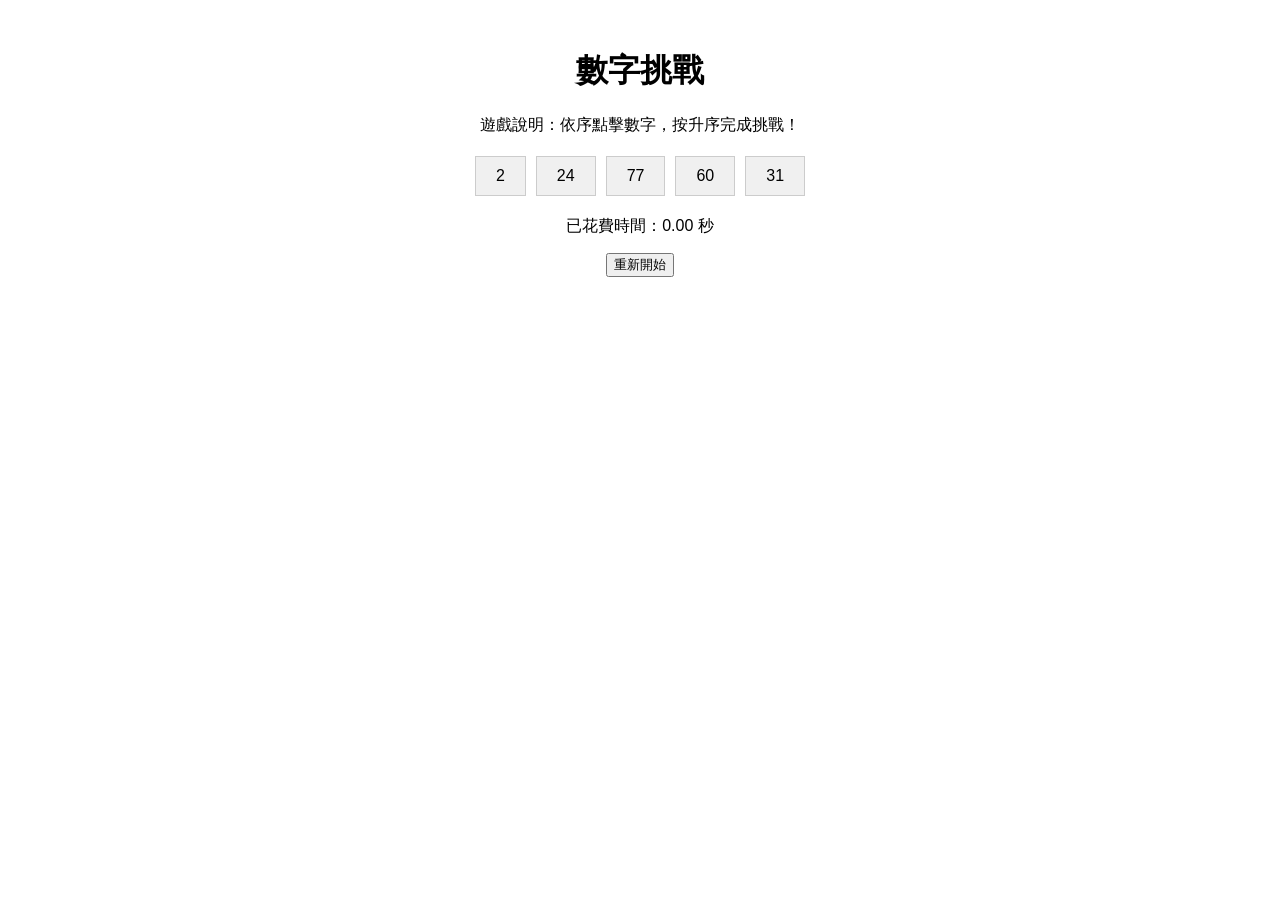
<file: assets/games/1/index.html>
<!DOCTYPE html>
<html lang="en">
  <head>
    <meta charset="UTF-8" />
    <meta name="viewport" content="width=device-width, initial-scale=1.0" />
    <title>數字挑戰</title>
    <style>
      body {
        font-family: Arial, sans-serif;
        text-align: center;
        padding: 20px;
      }
      #numbers {
        margin: 20px auto;
        display: flex;
        justify-content: center;
        gap: 10px;
        flex-wrap: wrap;
      }
      .number {
        padding: 10px 20px;
        background-color: #f0f0f0;
        border: 1px solid #ccc;
        cursor: pointer;
        user-select: none;
        position: relative;
      }
      .number.clicked {
        background-color: #d0e0fd;
        border-color: #a0c1fd;
      }
      .badge {
        position: absolute;
        top: -5px;
        right: -5px;
        background-color: #007bff;
        color: white;
        border-radius: 50%;
        width: 20px;
        height: 20px;
        display: flex;
        justify-content: center;
        align-items: center;
        font-size: 12px;
        box-shadow: 0 0 2px rgba(0, 0, 0, 0.5);
      }
    </style>
  </head>
  <body>
    <h1>數字挑戰</h1>
    <p>遊戲說明：依序點擊數字，按升序完成挑戰！</p>
    <div id="numbers"></div>
    <p id="result"></p>
    <p>已花費時間：<span id="time-spent">0.00</span> 秒</p>
    <button id="reset">重新開始</button>
    <script>
      const numbersContainer = document.getElementById("numbers");
      const resultDisplay = document.getElementById("result");
      const resetButton = document.getElementById("reset");
      let timerInterval;
      let startTime;
      let clickedNumbers = [];

      function startTimer() {
        startTime = new Date().getTime();
        timerInterval = setInterval(() => {
          const currentTime = new Date().getTime();
          const timeSpent = ((currentTime - startTime) / 1000).toFixed(2);
          document.getElementById("time-spent").textContent = timeSpent;
        }, 100);
      }

      function stopTimer() {
        clearInterval(timerInterval);
        timerInterval = null;
      }

      function resetGame() {
        stopTimer();
        document.getElementById("time-spent").textContent = "0.00";
        numbersContainer.innerHTML = "";
        resultDisplay.textContent = "";
        clickedNumbers = [];

        const numbers = Array.from({ length: 5 }, () =>
          Math.floor(Math.random() * 100)
        );

        function updateBadge(div) {
          const badge = document.createElement("div");
          badge.className = "badge";
          badge.textContent = clickedNumbers.length;
          div.appendChild(badge);
        }

        numbers.forEach((num) => {
          const div = document.createElement("div");
          div.className = "number";
          div.textContent = num;
          div.onclick = () => {
            if (!timerInterval) {
              startTimer();
            }
            if (clickedNumbers.includes(num)) {
              return;
            }
            clickedNumbers.push(num);
            div.classList.add("clicked");
            updateBadge(div);
            checkOrder();
          };
          numbersContainer.appendChild(div);
        });
      }

      function sendResultToParent(result, timeTaken) {
        if (window.opener) {
          window.opener.receiveGameResult({
            game: "數字挑戰",
            data: {
              result: result,
              time: timeTaken,
            },
          });
          window.close()
        } else {
          console.warn("無法傳送結果，請確認是否由主頁面開啟");
        }
      }

      function checkOrder() {
        const sortedNumbers = [...clickedNumbers].sort((a, b) => a - b);
        if (clickedNumbers.join() === sortedNumbers.join()) {
          if (clickedNumbers.length === numbersContainer.children.length) {
            stopTimer();
            const timeTaken = document.getElementById("time-spent").textContent;
            resultDisplay.textContent = `挑戰成功！花費時間：${timeTaken} 秒`;
            if(confirm('是否要重新開始')){
              resetGame();
            }else{
              sendResultToParent("完成", timeTaken);
            }
          }
        } else {
          resultDisplay.textContent = "挑戰失敗，請重新嘗試！";
          stopTimer();
          disableInteraction();
          resetButton.textContent = "重新開始";
          clickedNumbers = [];
          const timeTaken = document.getElementById("time-spent").textContent;
          if(confirm('是否要重新開始')){
            resetGame();
          }else{
            sendResultToParent("失敗", timeTaken);
          }
        }
      }

      function disableInteraction() {
        numbersContainer.childNodes.forEach((block) => {
          block.style.pointerEvents = "none";
        });
      }

      resetButton.onclick = resetGame;

      resetGame();
    </script>
  </body>
</html>
</file>
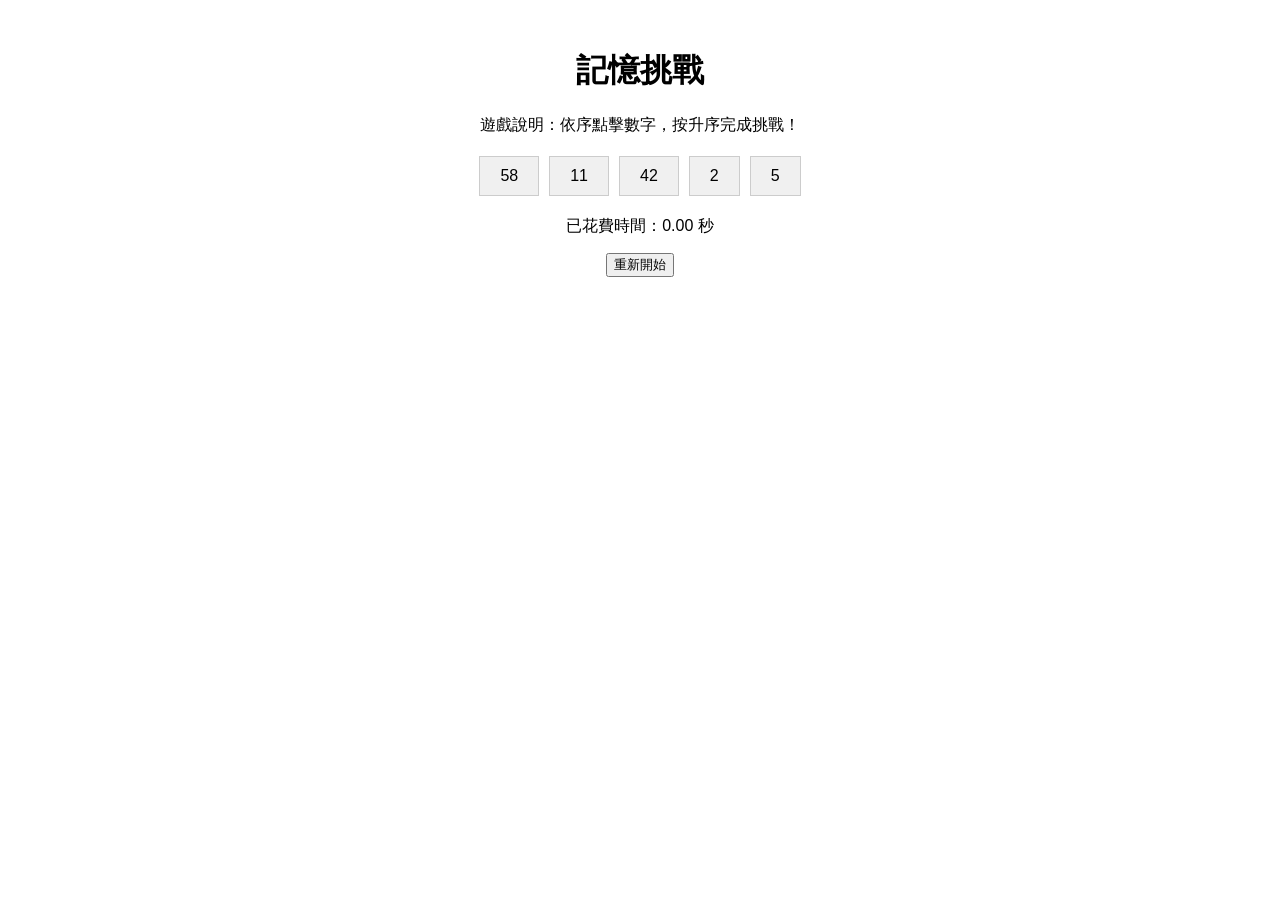
<file: assets/games/2/index.html>
<!DOCTYPE html>
<html lang="en">
  <head>
    <meta charset="UTF-8" />
    <meta name="viewport" content="width=device-width, initial-scale=1.0" />
    <title>記憶挑戰</title>
    <style>
      body {
        font-family: Arial, sans-serif;
        text-align: center;
        padding: 20px;
      }
      #numbers {
        margin: 20px auto;
        display: flex;
        justify-content: center;
        gap: 10px;
        flex-wrap: wrap;
      }
      .number {
        padding: 10px 20px;
        background-color: #f0f0f0;
        border: 1px solid #ccc;
        cursor: pointer;
        user-select: none;
        position: relative;
      }
      .number.clicked {
        background-color: #d0e0fd;
        border-color: #a0c1fd;
      }
      .badge {
        position: absolute;
        top: -5px;
        right: -5px;
        background-color: #007bff;
        color: white;
        border-radius: 50%;
        width: 20px;
        height: 20px;
        display: flex;
        justify-content: center;
        align-items: center;
        font-size: 12px;
        box-shadow: 0 0 2px rgba(0, 0, 0, 0.5);
      }
    </style>
  </head>
  <body>
    <h1>記憶挑戰</h1>
    <p>遊戲說明：依序點擊數字，按升序完成挑戰！</p>
    <div id="numbers"></div>
    <p id="result"></p>
    <p>已花費時間：<span id="time-spent">0.00</span> 秒</p>
    <button id="reset">重新開始</button>
    <script>
      const numbersContainer = document.getElementById("numbers");
      const resultDisplay = document.getElementById("result");
      const resetButton = document.getElementById("reset");
      let timerInterval;
      let startTime;
      let clickedNumbers = [];

      function startTimer() {
        startTime = new Date().getTime();
        timerInterval = setInterval(() => {
          const currentTime = new Date().getTime();
          const timeSpent = ((currentTime - startTime) / 1000).toFixed(2);
          document.getElementById("time-spent").textContent = timeSpent;
        }, 100);
      }

      function stopTimer() {
        clearInterval(timerInterval);
        timerInterval = null;
      }

      function resetGame() {
        stopTimer();
        document.getElementById("time-spent").textContent = "0.00";
        numbersContainer.innerHTML = "";
        resultDisplay.textContent = "";
        clickedNumbers = [];

        const numbers = Array.from({ length: 5 }, () =>
          Math.floor(Math.random() * 100)
        );

        function updateBadge(div) {
          const badge = document.createElement("div");
          badge.className = "badge";
          badge.textContent = clickedNumbers.length;
          div.appendChild(badge);
        }

        numbers.forEach((num) => {
          const div = document.createElement("div");
          div.className = "number";
          div.textContent = num;
          div.onclick = () => {
            if (!timerInterval) {
              startTimer();
            }
            if (clickedNumbers.includes(num)) {
              return;
            }
            clickedNumbers.push(num);
            div.classList.add("clicked");
            updateBadge(div);
            checkOrder();
          };
          numbersContainer.appendChild(div);
        });
      }

      function sendResultToParent(result, timeTaken) {

        if (window.opener) {
          window.opener.receiveGameResult({
            game: "記憶挑戰",
            data: {
              result: result,
              time: timeTaken,
            },
          });
          window.close()
        } else {
          console.warn("無法傳送結果，請確認是否由主頁面開啟");
        }
      }

      function checkOrder() {
        const sortedNumbers = [...clickedNumbers].sort((a, b) => a - b);
        if (clickedNumbers.join() === sortedNumbers.join()) {
          if (clickedNumbers.length === numbersContainer.children.length) {
            stopTimer();
            const timeTaken = document.getElementById("time-spent").textContent;
            resultDisplay.textContent = `挑戰成功！花費時間：${timeTaken} 秒`;
            sendResultToParent("完成", timeTaken);
          }
        } else {
          resultDisplay.textContent = "挑戰失敗，請重新嘗試！";
          stopTimer();
          disableInteraction();
          resetButton.textContent = "重新開始";
          clickedNumbers = [];
          const timeTaken = document.getElementById("time-spent").textContent;
          sendResultToParent("失敗", timeTaken);
        }
      }

      function disableInteraction() {
        numbersContainer.childNodes.forEach((block) => {
          block.style.pointerEvents = "none";
        });
      }

      resetButton.onclick = resetGame;

      resetGame();
    </script>
  </body>
</html>
</file>
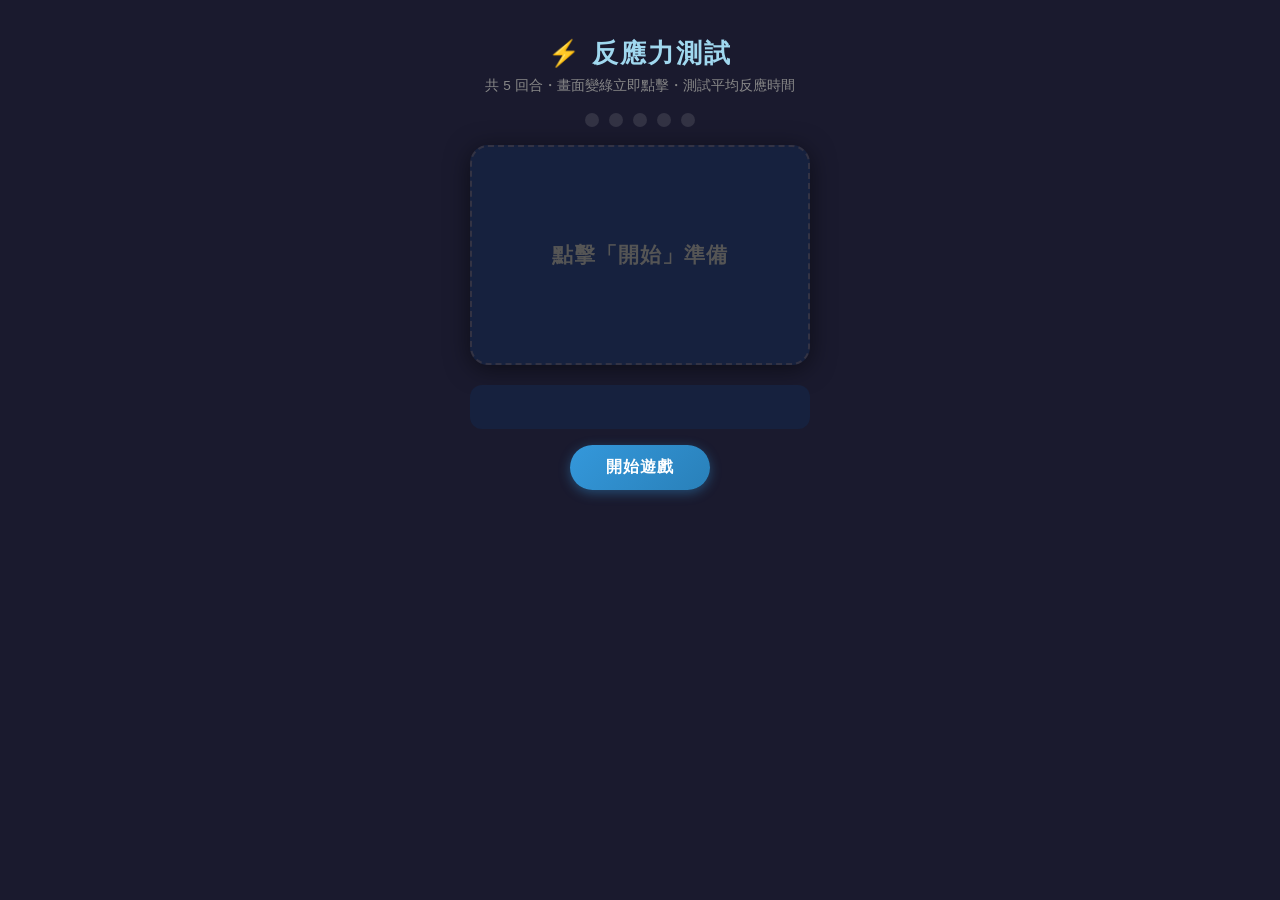
<file: assets/games/3/index.html>
<!DOCTYPE html>
<html lang="zh-Hant">
<head>
  <meta charset="UTF-8" />
  <meta name="viewport" content="width=device-width, initial-scale=1.0" />
  <title>反應力測試</title>
  <style>
    * { box-sizing: border-box; margin: 0; padding: 0; }

    body {
      font-family: 'Segoe UI', Arial, sans-serif;
      background: #1a1a2e;
      color: #eee;
      display: flex;
      flex-direction: column;
      align-items: center;
      min-height: 100vh;
      padding: 20px;
    }

    h1 {
      margin: 16px 0 6px;
      font-size: 1.6rem;
      letter-spacing: 2px;
      color: #a0d8ef;
    }
    .desc { color: #888; font-size: .85rem; margin-bottom: 18px; }

    /* 反應區 */
    #arena {
      width: 340px;
      height: 220px;
      border-radius: 18px;
      display: flex;
      flex-direction: column;
      align-items: center;
      justify-content: center;
      cursor: pointer;
      user-select: none;
      transition: background .15s;
      font-size: 1.3rem;
      font-weight: 700;
      letter-spacing: 1px;
      box-shadow: 0 4px 24px rgba(0,0,0,.5);
      margin-bottom: 20px;
    }
    #arena.waiting  { background: #16213e; color: #555; border: 2px dashed #334; }
    #arena.ready    { background: #e74c3c; color: #fff; animation: pulse .4s infinite alternate; }
    #arena.go       { background: #27ae60; color: #fff; }
    #arena.toosoon  { background: #e67e22; color: #fff; }
    #arena.done     { background: #2c3e50; color: #a0d8ef; cursor: default; }

    @keyframes pulse { from { opacity:.85; } to { opacity:1; } }

    /* 進度圓點 */
    .dots {
      display: flex; gap: 10px; margin-bottom: 18px;
    }
    .dot {
      width: 14px; height: 14px; border-radius: 50%;
      background: #334;
      transition: background .3s;
    }
    .dot.done-ok   { background: #27ae60; }
    .dot.done-fail { background: #e74c3c; }
    .dot.active    { background: #f1c40f; box-shadow: 0 0 6px #f1c40f; }

    /* 成績列表 */
    #results-list {
      width: 340px;
      background: #16213e;
      border-radius: 12px;
      padding: 14px 18px;
      margin-bottom: 16px;
      min-height: 44px;
    }
    .result-row {
      display: flex;
      justify-content: space-between;
      padding: 4px 0;
      border-bottom: 1px solid #223;
      font-size: .9rem;
    }
    .result-row:last-child { border-bottom: none; }
    .result-row .lbl { color: #888; }
    .result-row .val { color: #a0d8ef; font-weight: 700; }
    .result-row .val.fail { color: #e74c3c; }

    #avg-block {
      width: 340px;
      background: #16213e;
      border-radius: 12px;
      padding: 12px 18px;
      margin-bottom: 18px;
      display: none;
      text-align: center;
    }
    #avg-block .avg-label { color: #888; font-size: .85rem; }
    #avg-block .avg-val   { font-size: 2rem; font-weight: 800; color: #2ecc71; margin: 4px 0; }
    #avg-block .avg-rank  { font-size: .85rem; color: #f1c40f; }

    #btn-start {
      padding: 12px 36px;
      background: linear-gradient(135deg,#3498db,#2980b9);
      color: #fff;
      border: none;
      border-radius: 30px;
      font-size: 1rem;
      font-weight: 700;
      cursor: pointer;
      letter-spacing: 1px;
      box-shadow: 0 3px 12px rgba(52,152,219,.4);
      transition: transform .15s, box-shadow .15s;
    }
    #btn-start:hover { transform: translateY(-2px); box-shadow: 0 5px 18px rgba(52,152,219,.5); }
    #btn-start:disabled { background: #334; color: #556; cursor: default; transform: none; box-shadow: none; }
  </style>
</head>
<body>

<h1>⚡ 反應力測試</h1>
<p class="desc">共 5 回合・畫面變綠立即點擊・測試平均反應時間</p>

<div class="dots" id="dots"></div>

<div id="arena" class="waiting">點擊「開始」準備</div>

<div id="results-list"></div>
<div id="avg-block">
  <div class="avg-label">平均反應時間</div>
  <div class="avg-val" id="avg-val">—</div>
  <div class="avg-rank" id="avg-rank"></div>
</div>

<button id="btn-start">開始遊戲</button>

<script>
  const ROUNDS = 5;
  const arena      = document.getElementById('arena');
  const dotsEl     = document.getElementById('dots');
  const resultList = document.getElementById('results-list');
  const avgBlock   = document.getElementById('avg-block');
  const avgValEl   = document.getElementById('avg-val');
  const avgRankEl  = document.getElementById('avg-rank');
  const btnStart   = document.getElementById('btn-start');

  let round = 0, times = [], waitTimer = null, goTime = null, state = 'idle';

  // 建立進度點
  function buildDots() {
    dotsEl.innerHTML = '';
    for (let i = 0; i < ROUNDS; i++) {
      const d = document.createElement('div');
      d.className = 'dot';
      d.id = `dot-${i}`;
      dotsEl.appendChild(d);
    }
  }

  function setDot(i, cls) {
    const d = document.getElementById(`dot-${i}`);
    if (d) d.className = `dot ${cls}`;
  }

  function addResultRow(round, ms, failed) {
    const row = document.createElement('div');
    row.className = 'result-row';
    row.innerHTML = `<span class="lbl">第 ${round} 回合</span>
      <span class="val ${failed ? 'fail' : ''}">${failed ? '太早點擊！' : ms + ' ms'}</span>`;
    resultList.appendChild(row);
  }

  function rankMsg(avg) {
    if (avg < 180) return '🏆 超人反應！頂尖電競等級';
    if (avg < 230) return '🥇 優秀！超越大多數玩家';
    if (avg < 300) return '🥈 良好・一般人的水準';
    if (avg < 400) return '🥉 普通・多練習就能進步';
    return '💪 繼續加油！';
  }

  function sendResultToParent(result, score) {
    if (window.opener) {
      window.opener.receiveGameResult({
        game: '反應力測試',
        data: { result, score }
      });
      window.close();
    } else {
      console.warn('無法傳送結果，請確認是否由主頁面開啟');
    }
  }

  function startRound() {
    if (round >= ROUNDS) { showFinal(); return; }
    state = 'waiting';
    setDot(round, 'active');
    arena.className = 'ready';
    arena.textContent = '⚠️ 等待…不要太早點！';

    const delay = 1500 + Math.random() * 2500;
    waitTimer = setTimeout(() => {
      state = 'go';
      arena.className = 'go';
      arena.textContent = '🟢 點！！！';
      goTime = performance.now();
    }, delay);
  }

  arena.addEventListener('click', () => {
    if (state === 'idle') return;

    if (state === 'waiting') {
      // 太早
      clearTimeout(waitTimer);
      arena.className = 'toosoon';
      arena.textContent = '😬 太早了！';
      setDot(round, 'done-fail');
      addResultRow(round + 1, 0, true);
      times.push(null);
      round++;
      state = 'idle';
      setTimeout(startRound, 1200);
      return;
    }

    if (state === 'go') {
      const ms = Math.round(performance.now() - goTime);
      times.push(ms);
      setDot(round, 'done-ok');
      addResultRow(round + 1, ms, false);
      arena.className = 'waiting';
      arena.textContent = `✅ ${ms} ms！`;
      round++;
      state = 'idle';
      setTimeout(startRound, 900);
    }
  });

  function showFinal() {
    state = 'done';
    const valid = times.filter(t => t !== null);
    arena.className = 'done';
    if (valid.length === 0) {
      arena.textContent = '所有回合皆失敗 😅';
      avgBlock.style.display = 'block';
      avgValEl.textContent = '—';
      avgRankEl.textContent = '請再試一次！';
      sendResultToParent('失敗', '—');
    } else {
      const avg = Math.round(valid.reduce((a, b) => a + b, 0) / valid.length);
      arena.textContent = `完成！平均 ${avg} ms`;
      avgBlock.style.display = 'block';
      avgValEl.textContent = avg + ' ms';
      avgRankEl.textContent = rankMsg(avg);
      sendResultToParent('完成', avg + ' ms');
    }
    btnStart.textContent = '再玩一次';
    btnStart.disabled = false;
  }

  btnStart.addEventListener('click', () => {
    round = 0; times = []; state = 'idle';
    resultList.innerHTML = '';
    avgBlock.style.display = 'none';
    arena.className = 'waiting';
    arena.textContent = '準備好了嗎…';
    btnStart.disabled = true;
    buildDots();
    setTimeout(startRound, 800);
  });

  buildDots();
</script>
</body>
</html>
</file>
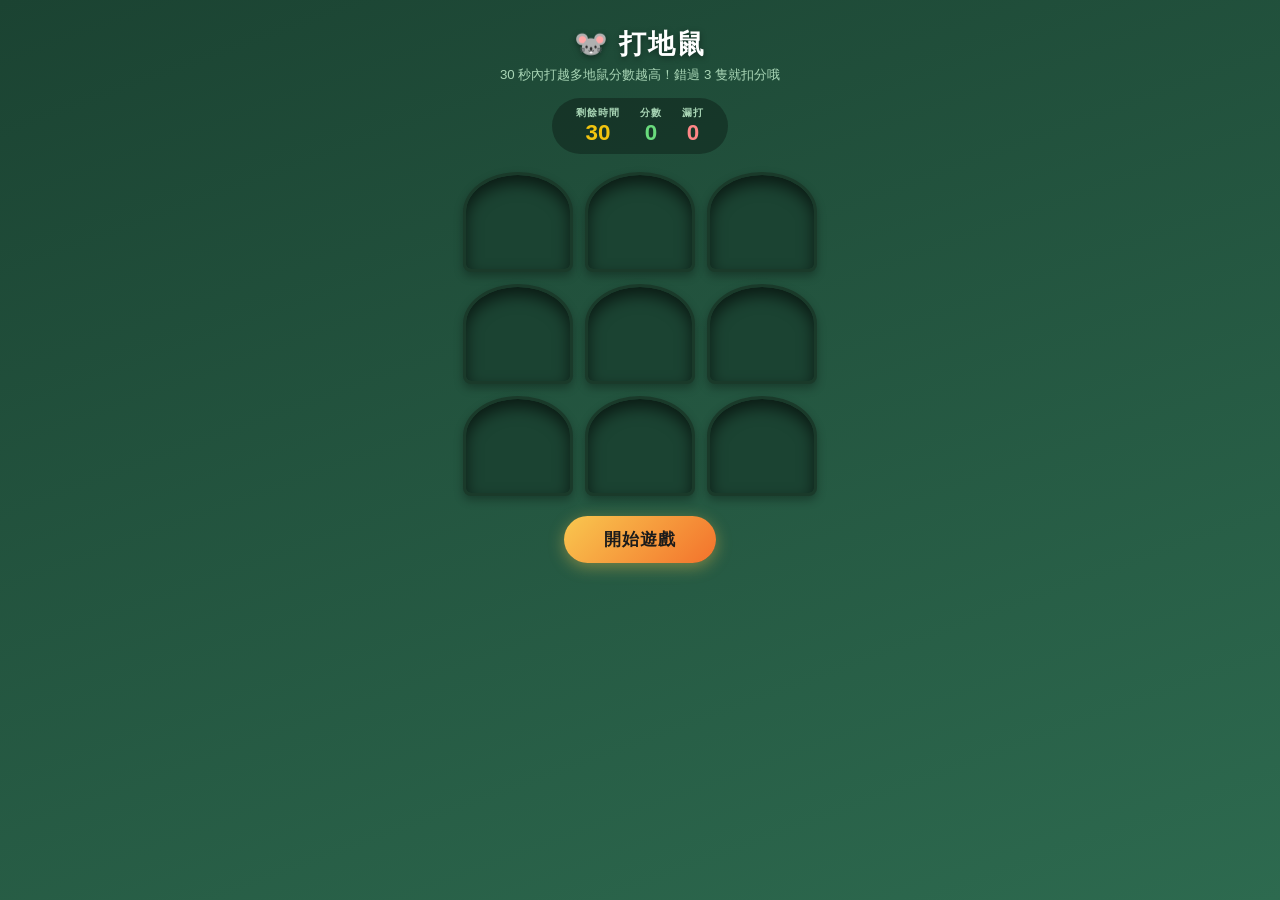
<file: assets/games/4/index.html>
<!DOCTYPE html>
<html lang="zh-Hant">
<head>
  <meta charset="UTF-8" />
  <meta name="viewport" content="width=device-width, initial-scale=1.0" />
  <title>打地鼠</title>
  <style>
    * { box-sizing: border-box; margin: 0; padding: 0; }

    body {
      font-family: 'Segoe UI', Arial, sans-serif;
      background: linear-gradient(160deg, #1b4332 0%, #2d6a4f 100%);
      min-height: 100vh;
      display: flex;
      flex-direction: column;
      align-items: center;
      padding: 16px;
      color: #fff;
    }

    h1 { font-size: 1.7rem; margin: 10px 0 4px; letter-spacing: 2px; text-shadow: 0 2px 6px rgba(0,0,0,.4); }
    .desc { color: #a8d5b5; font-size: .83rem; margin-bottom: 14px; }

    /* 狀態列 */
    .hud {
      display: flex;
      gap: 20px;
      background: rgba(0,0,0,.3);
      border-radius: 30px;
      padding: 8px 24px;
      margin-bottom: 18px;
      font-size: 1rem;
      font-weight: 700;
    }
    .hud-item { display: flex; flex-direction: column; align-items: center; }
    .hud-label { font-size: .65rem; color: #a8d5b5; letter-spacing: 1px; text-transform: uppercase; }
    .hud-val { font-size: 1.4rem; }
    #timer-val { color: #f1c40f; }
    #score-val { color: #69db7c; }
    #miss-val  { color: #ff8787; }

    /* 9 格地鼠洞 */
    #grid {
      display: grid;
      grid-template-columns: repeat(3, 110px);
      grid-template-rows: repeat(3, 100px);
      gap: 12px;
      margin-bottom: 20px;
    }

    .hole {
      background: #1b4332;
      border-radius: 50% 50% 8px 8px / 40% 40% 8px 8px;
      border: 3px solid #1a3a2a;
      position: relative;
      overflow: hidden;
      cursor: default;
      box-shadow: inset 0 8px 16px rgba(0,0,0,.6), 0 4px 10px rgba(0,0,0,.3);
    }

    .mole {
      position: absolute;
      bottom: -100%;
      left: 50%;
      transform: translateX(-50%);
      width: 70px;
      height: 70px;
      cursor: pointer;
      user-select: none;
      transition: bottom .12s ease-out;
      font-size: 52px;
      text-align: center;
      line-height: 70px;
      filter: drop-shadow(0 4px 6px rgba(0,0,0,.5));
    }
    .mole.up   { bottom: 5px; }
    .mole.whacked { font-size: 48px; filter: brightness(2) drop-shadow(0 0 8px #f1c40f); pointer-events: none; }

    /* 炸開特效標籤 */
    .pop {
      position: absolute;
      font-size: 1.1rem;
      font-weight: 900;
      color: #f1c40f;
      text-shadow: 0 2px 4px rgba(0,0,0,.6);
      pointer-events: none;
      animation: floatUp .6s forwards;
      z-index: 10;
    }
    @keyframes floatUp {
      0%   { opacity:1; transform: translateY(0) scale(1); }
      100% { opacity:0; transform: translateY(-40px) scale(1.3); }
    }

    /* 按鈕 */
    #btn-start {
      padding: 12px 40px;
      background: linear-gradient(135deg, #f9c74f, #f3722c);
      color: #1b1b1b;
      border: none;
      border-radius: 30px;
      font-size: 1.05rem;
      font-weight: 800;
      cursor: pointer;
      letter-spacing: 1px;
      box-shadow: 0 4px 16px rgba(249,199,79,.4);
      transition: transform .15s;
    }
    #btn-start:hover  { transform: translateY(-2px); }
    #btn-start:disabled { background: #444; color: #777; cursor: default; transform: none; box-shadow: none; }

    /* 結果覆蓋層 */
    #overlay {
      display: none;
      position: fixed;
      inset: 0;
      background: rgba(0,0,0,.75);
      z-index: 100;
      flex-direction: column;
      align-items: center;
      justify-content: center;
      gap: 14px;
    }
    #overlay.show { display: flex; }
    .overlay-box {
      background: #1b4332;
      border: 2px solid #40916c;
      border-radius: 20px;
      padding: 30px 40px;
      text-align: center;
      box-shadow: 0 8px 40px rgba(0,0,0,.6);
    }
    .overlay-box h2 { font-size: 1.8rem; margin-bottom: 8px; }
    .final-score { font-size: 3rem; font-weight: 900; color: #69db7c; }
    .final-label { color: #a8d5b5; font-size: .9rem; margin-bottom: 18px; }
    .final-rank  { font-size: 1.1rem; margin-bottom: 20px; color: #f1c40f; }
    .overlay-btn {
      padding: 10px 32px;
      background: linear-gradient(135deg,#f9c74f,#f3722c);
      color: #1b1b1b;
      border: none;
      border-radius: 30px;
      font-size: 1rem;
      font-weight: 800;
      cursor: pointer;
      margin: 0 6px;
    }
  </style>
</head>
<body>

<h1>🐭 打地鼠</h1>
<p class="desc">30 秒內打越多地鼠分數越高！錯過 3 隻就扣分哦</p>

<div class="hud">
  <div class="hud-item">
    <span class="hud-label">剩餘時間</span>
    <span class="hud-val" id="timer-val">30</span>
  </div>
  <div class="hud-item">
    <span class="hud-label">分數</span>
    <span class="hud-val" id="score-val">0</span>
  </div>
  <div class="hud-item">
    <span class="hud-label">漏打</span>
    <span class="hud-val" id="miss-val">0</span>
  </div>
</div>

<div id="grid"></div>
<button id="btn-start">開始遊戲</button>
<div id="overlay">
  <div class="overlay-box">
    <h2>⏱ 時間到！</h2>
    <div class="final-score" id="final-score">0</div>
    <div class="final-label">分</div>
    <div class="final-rank" id="final-rank"></div>
    <button class="overlay-btn" id="btn-again">再玩一次</button>
    <button class="overlay-btn" id="btn-quit" style="background:#334;color:#aaa;">結束</button>
  </div>
</div>

<script>
  const TOTAL_TIME = 30;
  const MOLES = ['🐭','🐹','🐱','🦊','🐻'];

  let score = 0, misses = 0, timeLeft = TOTAL_TIME;
  let gameTimer = null, spawnTimer = null, running = false;
  let holes = [], moleTimers = [];

  const grid      = document.getElementById('grid');
  const timerVal  = document.getElementById('timer-val');
  const scoreVal  = document.getElementById('score-val');
  const missVal   = document.getElementById('miss-val');
  const overlay   = document.getElementById('overlay');
  const finalScore= document.getElementById('final-score');
  const finalRank = document.getElementById('final-rank');
  const btnStart  = document.getElementById('btn-start');
  const btnAgain  = document.getElementById('btn-again');
  const btnQuit   = document.getElementById('btn-quit');

  // 建立 9 個洞
  function buildGrid() {
    grid.innerHTML = '';
    holes = [];
    moleTimers = [];
    for (let i = 0; i < 9; i++) {
      const hole = document.createElement('div');
      hole.className = 'hole';
      const mole = document.createElement('div');
      mole.className = 'mole';
      mole.dataset.idx = i;
      hole.appendChild(mole);
      grid.appendChild(hole);
      holes.push({ hole, mole, up: false });
      moleTimers.push(null);
    }
  }

  function rankMsg(s) {
    if (s >= 25) return '🏆 傳說地鼠獵人！';
    if (s >= 18) return '🥇 超強！手速一流';
    if (s >= 12) return '🥈 不錯！繼續練習';
    if (s >= 6)  return '🥉 加油，還有進步空間';
    return '💪 下次一定更好！';
  }

  function popText(hole, txt) {
    const el = document.createElement('div');
    el.className = 'pop';
    el.textContent = txt;
    el.style.left  = (30 + Math.random()*40) + 'px';
    el.style.top   = '20px';
    hole.appendChild(el);
    setTimeout(() => el.remove(), 650);
  }

  function showMole(idx) {
    if (!running) return;
    const { hole, mole } = holes[idx];
    if (holes[idx].up) return;

    const face = MOLES[Math.floor(Math.random() * MOLES.length)];
    mole.textContent = face;
    mole.className = 'mole up';
    holes[idx].up = true;

    // 地鼠停留時間（隨遊戲進行縮短）
    const stayMs = Math.max(600, 1200 - (TOTAL_TIME - timeLeft) * 18);

    moleTimers[idx] = setTimeout(() => {
      if (holes[idx].up) {
        hideMole(idx, true); // 沒打到
      }
    }, stayMs);

    mole.onclick = () => {
      if (!running || !holes[idx].up) return;
      clearTimeout(moleTimers[idx]);
      mole.className = 'mole whacked';
      mole.textContent = '💥';
      popText(hole, '+10');
      score += 10;
      scoreVal.textContent = score;
      holes[idx].up = false;
      setTimeout(() => { mole.className = 'mole'; }, 300);
    };
  }

  function hideMole(idx, missed) {
    holes[idx].up = false;
    holes[idx].mole.className = 'mole';
    if (missed) {
      misses++;
      missVal.textContent = misses;
      if (score > 0) { score = Math.max(0, score - 5); scoreVal.textContent = score; }
      popText(holes[idx].hole, '-5');
    }
  }

  function spawnRandom() {
    if (!running) return;
    // 找沒在顯示的洞
    const available = holes.map((h,i) => (!h.up ? i : -1)).filter(i => i >= 0);
    if (available.length > 0) {
      const idx = available[Math.floor(Math.random() * available.length)];
      showMole(idx);
    }
    // 同時顯示 1~2 隻（後期加快）
    const extra = timeLeft < 15 && available.length > 1 && Math.random() < .4;
    if (extra) {
      const idx2 = available.filter(i => i !== holes.findIndex((_,ii)=>ii===available[0]))[Math.floor(Math.random()*(available.length-1))];
      if (idx2 !== undefined) setTimeout(() => showMole(idx2), 150);
    }
    const interval = Math.max(500, 900 - (TOTAL_TIME - timeLeft) * 12);
    spawnTimer = setTimeout(spawnRandom, interval);
  }

  function startGame() {
    score = 0; misses = 0; timeLeft = TOTAL_TIME; running = true;
    scoreVal.textContent = 0;
    missVal.textContent = 0;
    timerVal.textContent = TOTAL_TIME;
    overlay.classList.remove('show');
    btnStart.disabled = true;
    buildGrid();

    spawnRandom();

    gameTimer = setInterval(() => {
      timeLeft--;
      timerVal.textContent = timeLeft;
      if (timeLeft <= 0) endGame();
    }, 1000);
  }

  function endGame() {
    running = false;
    clearInterval(gameTimer);
    clearTimeout(spawnTimer);
    moleTimers.forEach(t => clearTimeout(t));
    holes.forEach(h => { h.mole.className = 'mole'; h.up = false; });

    finalScore.textContent = score;
    finalRank.textContent = rankMsg(Math.floor(score / 10));
    overlay.classList.add('show');

    sendResultToParent('完成', score + ' 分');
  }

  function sendResultToParent(result, score) {
    if (window.opener) {
      window.opener.receiveGameResult({
        game: '打地鼠',
        data: { result, score }
      });
    } else {
      console.warn('無法傳送結果，請確認是否由主頁面開啟');
    }
  }

  btnStart.addEventListener('click', startGame);
  btnAgain.addEventListener('click', startGame);
  btnQuit.addEventListener('click', () => { overlay.classList.remove('show'); btnStart.disabled = false; window.close(); });

  buildGrid();
</script>
</body>
</html>
</file>
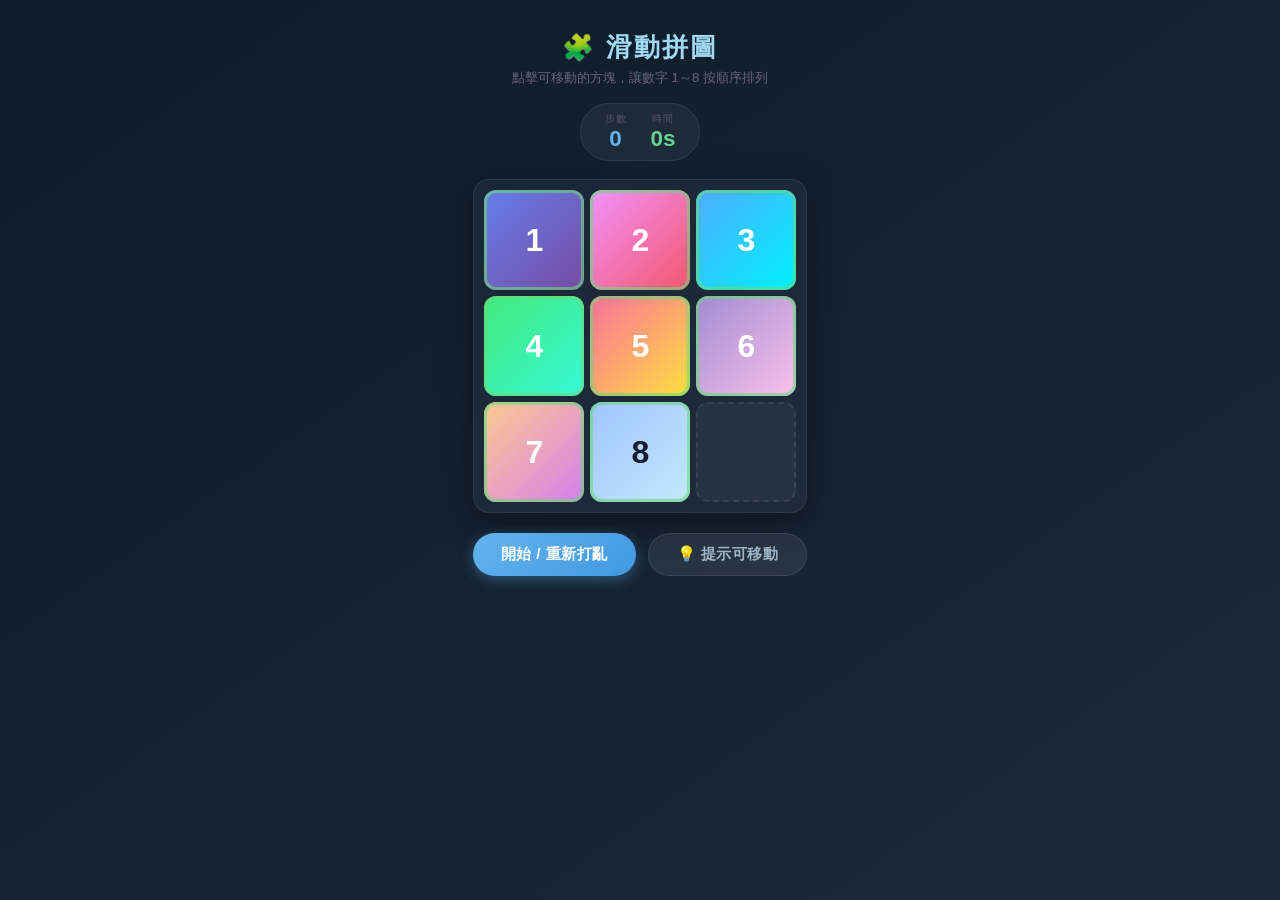
<file: assets/games/5/index.html>
<!DOCTYPE html>
<html lang="zh-Hant">
<head>
  <meta charset="UTF-8" />
  <meta name="viewport" content="width=device-width, initial-scale=1.0" />
  <title>滑動拼圖</title>
  <style>
    * { box-sizing: border-box; margin: 0; padding: 0; }

    body {
      font-family: 'Segoe UI', Arial, sans-serif;
      background: linear-gradient(145deg, #0d1b2a, #1b2838);
      min-height: 100vh;
      display: flex;
      flex-direction: column;
      align-items: center;
      padding: 20px 16px;
      color: #e0e6f0;
    }

    h1 { font-size: 1.6rem; margin: 10px 0 4px; letter-spacing: 2px; color: #a0d8ef; }
    .desc { color: #667; font-size: .83rem; margin-bottom: 16px; }

    /* HUD */
    .hud {
      display: flex;
      gap: 24px;
      background: rgba(255,255,255,.05);
      border: 1px solid rgba(255,255,255,.08);
      border-radius: 30px;
      padding: 8px 24px;
      margin-bottom: 18px;
    }
    .hud-item { display: flex; flex-direction: column; align-items: center; }
    .hud-label { font-size: .62rem; color: #556; letter-spacing: 1px; text-transform: uppercase; }
    .hud-val   { font-size: 1.4rem; font-weight: 800; }
    #step-val  { color: #63b3ed; }
    #time-val  { color: #68d391; }

    /* 拼圖區 */
    #puzzle {
      display: grid;
      grid-template-columns: repeat(3, 100px);
      grid-template-rows: repeat(3, 100px);
      gap: 6px;
      margin-bottom: 20px;
      padding: 10px;
      background: rgba(255,255,255,.04);
      border-radius: 16px;
      border: 1px solid rgba(255,255,255,.08);
      box-shadow: 0 8px 32px rgba(0,0,0,.4);
    }

    .tile {
      width: 100px;
      height: 100px;
      border-radius: 12px;
      display: flex;
      align-items: center;
      justify-content: center;
      font-size: 2rem;
      font-weight: 900;
      cursor: pointer;
      user-select: none;
      transition: transform .1s ease, box-shadow .1s;
      position: relative;
      letter-spacing: -1px;
    }
    .tile:not(.empty):hover {
      transform: scale(1.05);
      box-shadow: 0 0 16px rgba(160,216,239,.3);
    }
    .tile.movable { cursor: pointer; }
    .tile.not-movable { cursor: default; }

    /* 數字漸層色 */
    .tile[data-n="1"] { background: linear-gradient(135deg,#667eea,#764ba2); color:#fff; }
    .tile[data-n="2"] { background: linear-gradient(135deg,#f093fb,#f5576c); color:#fff; }
    .tile[data-n="3"] { background: linear-gradient(135deg,#4facfe,#00f2fe); color:#fff; }
    .tile[data-n="4"] { background: linear-gradient(135deg,#43e97b,#38f9d7); color:#fff; }
    .tile[data-n="5"] { background: linear-gradient(135deg,#fa709a,#fee140); color:#fff; }
    .tile[data-n="6"] { background: linear-gradient(135deg,#a18cd1,#fbc2eb); color:#fff; }
    .tile[data-n="7"] { background: linear-gradient(135deg,#fccb90,#d57eeb); color:#fff; }
    .tile[data-n="8"] { background: linear-gradient(135deg,#a1c4fd,#c2e9fb); color:#1a1a2e; }
    .tile.empty       { background: rgba(255,255,255,.04); cursor: default; border: 2px dashed rgba(255,255,255,.08); }

    .tile.slide-anim {
      animation: slidePop .12s ease;
    }
    @keyframes slidePop {
      0%   { transform: scale(1); }
      50%  { transform: scale(1.08); }
      100% { transform: scale(1); }
    }

    /* 完成標記 */
    .tile.correct::after {
      content: '';
      position: absolute;
      inset: 0;
      border-radius: 12px;
      border: 3px solid rgba(105,219,124,.6);
      pointer-events: none;
    }

    /* 按鈕群 */
    .btns { display: flex; gap: 12px; margin-bottom: 16px; }
    .btn {
      padding: 10px 28px;
      border: none;
      border-radius: 30px;
      font-size: .95rem;
      font-weight: 700;
      cursor: pointer;
      transition: transform .15s;
      letter-spacing: .5px;
    }
    .btn:hover { transform: translateY(-2px); }
    .btn-primary { background: linear-gradient(135deg,#63b3ed,#4299e1); color:#fff; box-shadow: 0 4px 14px rgba(99,179,237,.35); }
    .btn-secondary { background: rgba(255,255,255,.08); color:#a0b4c8; border: 1px solid rgba(255,255,255,.1); }

    /* 完成覆蓋層 */
    #overlay {
      display: none;
      position: fixed;
      inset: 0;
      background: rgba(0,0,0,.75);
      z-index: 100;
      flex-direction: column;
      align-items: center;
      justify-content: center;
    }
    #overlay.show { display: flex; }
    .result-box {
      background: #0d1b2a;
      border: 1px solid rgba(160,216,239,.3);
      border-radius: 24px;
      padding: 36px 44px;
      text-align: center;
      box-shadow: 0 12px 48px rgba(0,0,0,.7);
      min-width: 280px;
    }
    .result-box h2 { font-size: 1.8rem; margin-bottom: 10px; color: #a0d8ef; }
    .result-nums {
      display: flex;
      justify-content: center;
      gap: 28px;
      margin: 16px 0 10px;
    }
    .r-num { display: flex; flex-direction: column; align-items: center; }
    .r-num .big  { font-size: 2.2rem; font-weight: 900; }
    .r-num .sml  { font-size: .72rem; color: #667; text-transform: uppercase; letter-spacing: 1px; }
    .r-steps { color: #63b3ed; }
    .r-time  { color: #68d391; }
    .r-rank  { font-size: 1.05rem; color: #f6e05e; margin-bottom: 22px; }
    .result-btns { display: flex; gap: 10px; justify-content: center; }
    .result-btns .btn { padding: 9px 24px; font-size: .88rem; }
  </style>
</head>
<body>

<h1>🧩 滑動拼圖</h1>
<p class="desc">點擊可移動的方塊，讓數字 1～8 按順序排列</p>

<div class="hud">
  <div class="hud-item">
    <span class="hud-label">步數</span>
    <span class="hud-val" id="step-val">0</span>
  </div>
  <div class="hud-item">
    <span class="hud-label">時間</span>
    <span class="hud-val" id="time-val">0s</span>
  </div>
</div>

<div id="puzzle"></div>

<div class="btns">
  <button class="btn btn-primary" id="btn-start">開始 / 重新打亂</button>
  <button class="btn btn-secondary" id="btn-hint">💡 提示可移動</button>
</div>

<div id="overlay">
  <div class="result-box">
    <h2>🎉 完成！</h2>
    <div class="result-nums">
      <div class="r-num r-steps">
        <span class="big" id="res-steps">0</span>
        <span class="sml">步數</span>
      </div>
      <div class="r-num r-time">
        <span class="big" id="res-time">0s</span>
        <span class="sml">時間</span>
      </div>
    </div>
    <div class="r-rank" id="res-rank"></div>
    <div class="result-btns">
      <button class="btn btn-primary" id="btn-again">再玩一次</button>
      <button class="btn btn-secondary" id="btn-quit">結束</button>
    </div>
  </div>
</div>

<script>
  const GOAL = [1,2,3,4,5,6,7,8,0]; // 0 = 空格

  let board = [...GOAL];
  let steps = 0, seconds = 0, timerInterval = null, running = false;

  const puzzleEl  = document.getElementById('puzzle');
  const stepValEl = document.getElementById('step-val');
  const timeValEl = document.getElementById('time-val');
  const overlay   = document.getElementById('overlay');
  const resSteps  = document.getElementById('res-steps');
  const resTime   = document.getElementById('res-time');
  const resRank   = document.getElementById('res-rank');
  const btnStart  = document.getElementById('btn-start');
  const btnHint   = document.getElementById('btn-hint');
  const btnAgain  = document.getElementById('btn-again');
  const btnQuit   = document.getElementById('btn-quit');

  // ── 亂數打亂（確保有解）─────────────────────────
  function shuffle(arr) {
    const a = [...arr];
    // 從目標狀態做 200 次隨機合法移動
    for (let i = 0; i < 200; i++) {
      const empty = a.indexOf(0);
      const neighbors = getMovable(a);
      const pick = neighbors[Math.floor(Math.random() * neighbors.length)];
      [a[empty], a[pick]] = [a[pick], a[empty]];
    }
    return a;
  }

  function getMovable(arr) {
    const empty = arr.indexOf(0);
    const row = Math.floor(empty / 3), col = empty % 3;
    const dirs = [];
    if (row > 0) dirs.push(empty - 3);
    if (row < 2) dirs.push(empty + 3);
    if (col > 0) dirs.push(empty - 1);
    if (col < 2) dirs.push(empty + 1);
    return dirs;
  }

  // ── 渲染 ─────────────────────────────────────────
  function render(animIdx = -1) {
    puzzleEl.innerHTML = '';
    const movable = getMovable(board);
    board.forEach((n, idx) => {
      const tile = document.createElement('div');
      tile.className = 'tile' + (n === 0 ? ' empty' : '');
      if (n !== 0) {
        tile.dataset.n = n;
        tile.textContent = n;
        if (n === GOAL[idx]) tile.classList.add('correct');
        if (movable.includes(idx)) tile.classList.add('movable');
        else tile.classList.add('not-movable');
        if (idx === animIdx) tile.classList.add('slide-anim');
        if (movable.includes(idx)) {
          tile.addEventListener('click', () => moveTile(idx));
        }
      }
      puzzleEl.appendChild(tile);
    });
  }

  // ── 移動 ─────────────────────────────────────────
  function moveTile(idx) {
    if (!running) return;
    const empty = board.indexOf(0);
    const movable = getMovable(board);
    if (!movable.includes(idx)) return;
    [board[empty], board[idx]] = [board[idx], board[empty]];
    steps++;
    stepValEl.textContent = steps;
    render(empty); // empty 位置現在是剛移過去的磚
    if (isSolved()) endGame();
  }

  function isSolved() {
    return board.every((n, i) => n === GOAL[i]);
  }

  // ── 計時 ─────────────────────────────────────────
  function startTimer() {
    clearInterval(timerInterval);
    seconds = 0;
    timerInterval = setInterval(() => {
      seconds++;
      timeValEl.textContent = seconds + 's';
    }, 1000);
  }

  // ── 排名 ─────────────────────────────────────────
  function rankMsg(s, t) {
    if (s <= 20 && t <= 30) return '🏆 完美！大師等級';
    if (s <= 35 && t <= 60) return '🥇 優秀！相當厲害';
    if (s <= 60)            return '🥈 不錯！繼續練習';
    return '💪 完成就是勝利！';
  }

  // ── 開始 ─────────────────────────────────────────
  function startGame() {
    board = shuffle(GOAL);
    steps = 0;
    running = true;
    stepValEl.textContent = 0;
    timeValEl.textContent = '0s';
    overlay.classList.remove('show');
    render();
    startTimer();
  }

  // ── 結束 ─────────────────────────────────────────
  function endGame() {
    running = false;
    clearInterval(timerInterval);
    render(); // 最終狀態
    resSteps.textContent = steps;
    resTime.textContent  = seconds + 's';
    resRank.textContent  = rankMsg(steps, seconds);
    overlay.classList.add('show');
    sendResultToParent('完成', steps + ' 步 / ' + seconds + ' 秒');
  }

  // ── 回傳 ─────────────────────────────────────────
  function sendResultToParent(result, score) {
    if (window.opener) {
      window.opener.receiveGameResult({
        game: '滑動拼圖',
        data: { result, score }
      });
    } else {
      console.warn('無法傳送結果，請確認是否由主頁面開啟');
    }
  }

  // ── 提示 ─────────────────────────────────────────
  btnHint.addEventListener('click', () => {
    const tiles = puzzleEl.querySelectorAll('.tile.movable');
    tiles.forEach(t => {
      t.style.outline = '3px solid #f6e05e';
      setTimeout(() => { t.style.outline = ''; }, 900);
    });
  });

  // ── 按鈕綁定 ──────────────────────────────────────
  btnStart.addEventListener('click', startGame);
  btnAgain.addEventListener('click', startGame);
  btnQuit.addEventListener('click', () => { overlay.classList.remove('show'); window.close(); });

  // 初始顯示已排好的狀態
  render();
</script>
</body>
</html>
</file>
